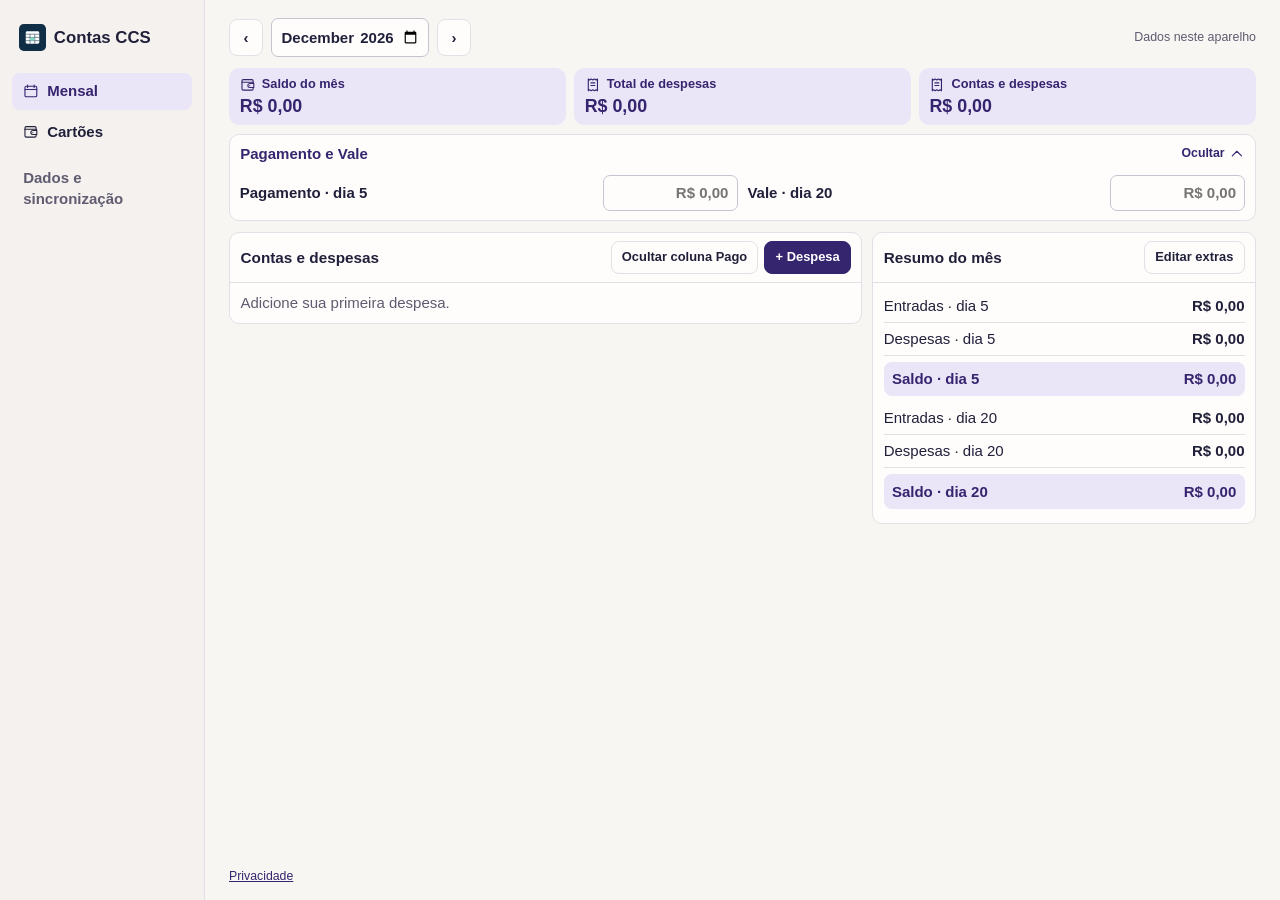
<file: index.html>
<!doctype html>
<html lang="pt-BR">
<head>
<meta charset="utf-8">
<meta name="viewport" content="width=device-width,initial-scale=1">
<meta name="theme-color" content="#f8f6f2">
<title>Contas CCS</title>
<link rel="icon" href="icon.svg" type="image/svg+xml">
<link rel="manifest" href="manifest.webmanifest">
<link rel="stylesheet" href="style.css">
<script type="module" src="app.js"></script>
</head>
<body class="app-shell">
<aside class="sidebar" aria-label="Navegação principal">
  <div class="sidebar-inner">
    <button class="brand" type="button" data-action="tab:monthly"><img src="icon.svg" alt="">Contas CCS</button>
    <nav id="tabs" aria-label="Relatórios"></nav>
    <button id="settings" type="button" class="outline">Dados e sincronização</button>
  </div>
</aside>
<main>
  <div class="toolbar">
    <div class="month-controls">
      <button id="prev" type="button" aria-label="Mês anterior">‹</button>
      <input type="month" id="month" aria-label="Mês do relatório" min="1900-01" max="9998-12">
      <button id="next" type="button" aria-label="Próximo mês">›</button>
    </div>
    <div class="toolbar-status">
      <span id="sync-state" class="sync-state" role="status">Abrindo base local…</span>
      <button id="mobile-conflicts" type="button" data-action="conflicts" hidden>Conflitos</button>
    </div>
  </div>
  <div id="alert" role="status" hidden></div>
  <section id="view" aria-label="Relatório"></section>
</main>
<footer class="app-footer"><a href="privacidade.html">Privacidade</a></footer>
<nav class="mobile-nav" aria-label="Navegação do celular">
  <button id="mobile-monthly" type="button" data-action="tab:monthly">Mensal</button>
  <button id="mobile-cards" type="button" data-action="cards">Cartões</button>
  <button id="mobile-settings" type="button" data-action="settings" aria-label="Dados e sincronização">Dados</button>
</nav>
<dialog id="dialog">
  <header><h2 id="dialog-title"></h2><button id="close-dialog" type="button" aria-label="Fechar">×</button></header>
  <div id="dialog-body"></div>
</dialog>
</body>
</html>
</file>
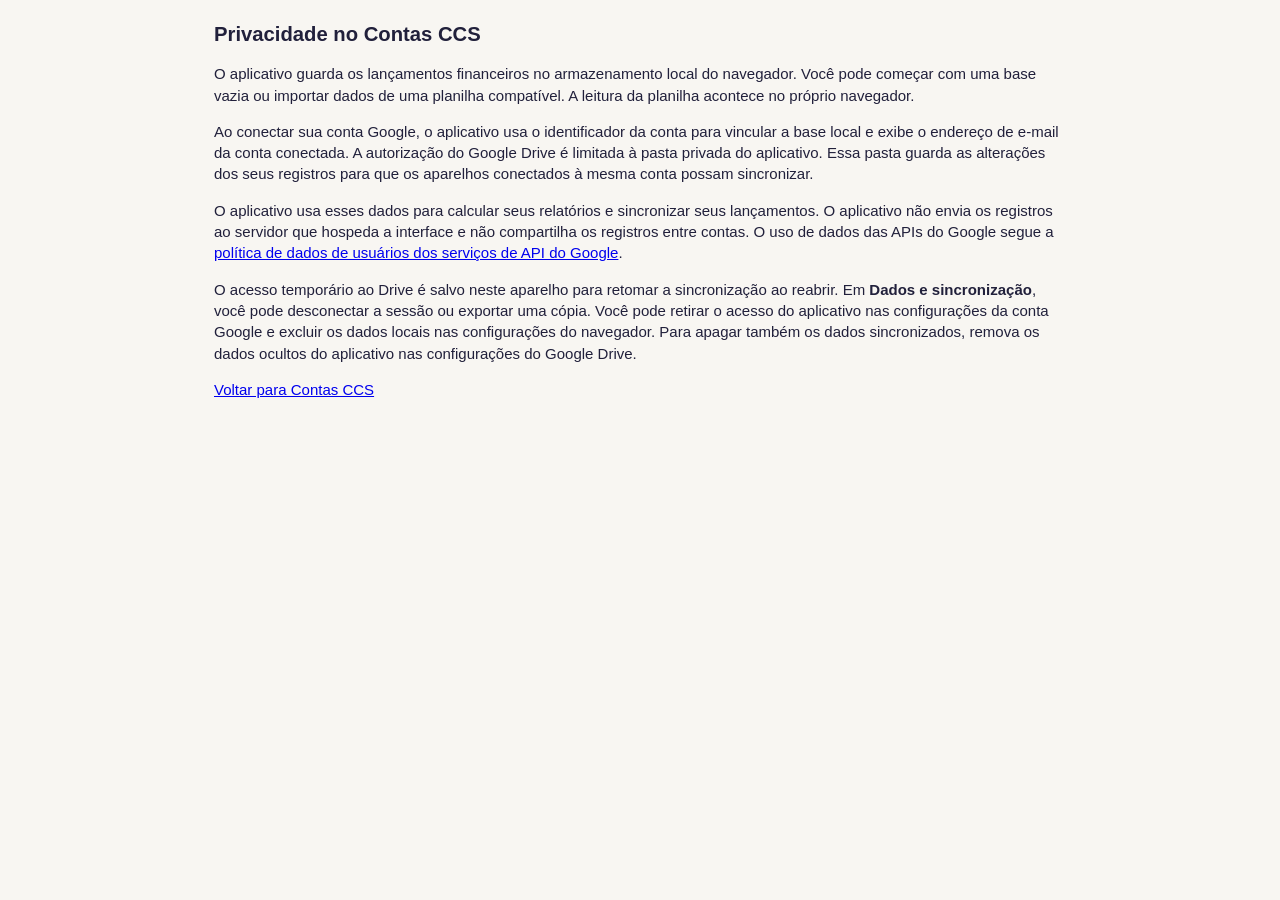
<file: privacidade.html>
<!doctype html>
<html lang="pt-BR"><meta charset="utf-8"><meta name="viewport" content="width=device-width,initial-scale=1">
<title>Privacidade · Contas CCS</title><link rel="stylesheet" href="style.css">
<main>
<h1>Privacidade no Contas CCS</h1>
<p>O aplicativo guarda os lançamentos financeiros no armazenamento local do navegador. Você pode começar com uma base vazia ou importar dados de uma planilha compatível. A leitura da planilha acontece no próprio navegador.</p>
<p>Ao conectar sua conta Google, o aplicativo usa o identificador da conta para vincular a base local e exibe o endereço de e-mail da conta conectada. A autorização do Google Drive é limitada à pasta privada do aplicativo. Essa pasta guarda as alterações dos seus registros para que os aparelhos conectados à mesma conta possam sincronizar.</p>
<p>O aplicativo usa esses dados para calcular seus relatórios e sincronizar seus lançamentos. O aplicativo não envia os registros ao servidor que hospeda a interface e não compartilha os registros entre contas. O uso de dados das APIs do Google segue a <a href="https://developers.google.com/terms/api-services-user-data-policy">política de dados de usuários dos serviços de API do Google</a>.</p>
<p>O acesso temporário ao Drive é salvo neste aparelho para retomar a sincronização ao reabrir. Em <strong>Dados e sincronização</strong>, você pode desconectar a sessão ou exportar uma cópia. Você pode retirar o acesso do aplicativo nas configurações da conta Google e excluir os dados locais nas configurações do navegador. Para apagar também os dados sincronizados, remova os dados ocultos do aplicativo nas configurações do Google Drive.</p>
<p><a href="./">Voltar para Contas CCS</a></p>
</main></html>
</file>
<file: style.css>
*{box-sizing:border-box}
:root{
  font:15px/1.42 'Segoe UI',Roboto,Arial,sans-serif;
  color:#21203b;
  background:#f8f6f2;
  --ink:#21203b;
  --muted:#5f5b70;
  --accent:#35256f;
  --accent-hover:#292055;
  --lavender:#ebe5f8;
  --line:#e4dfe7;
  --surface:#fffdfb;
  --soft:#f5f1f7;
  --danger:#a12741
}
body{margin:0}
.app-shell{
  display:grid;
  grid-template-columns:205px minmax(0,1fr);
  grid-template-rows:1fr auto;
  max-width:1370px;
  min-height:100dvh;
  margin:0 auto
}
main{min-width:0;padding:18px 24px 10px}
body:not(.app-shell) main{max-width:900px;margin:auto}
.sidebar{grid-row:1/3;border-right:1px solid var(--line);background:#f5f1ee}
.sidebar-inner{position:sticky;top:0;max-height:100dvh;overflow:auto;padding:18px 12px}
.brand{display:flex;align-items:center;gap:.5rem;width:100%;padding:.35rem .42rem;margin-bottom:1rem;font-size:1.12rem;font-weight:750;text-align:left}
.brand img{width:27px;height:27px}
.sidebar #tabs{display:grid;gap:.25rem}
.sidebar button{border-color:transparent;background:transparent;color:var(--ink)}
.sidebar button:hover{background:var(--soft)}
.sidebar #tabs button,.sidebar .outline{display:flex;align-items:center;gap:.55rem;text-align:left;min-height:37px;overflow-wrap:anywhere}
.sidebar .outline{width:100%;margin-top:.6rem;color:var(--muted)}
.sidebar #tabs button[aria-current=true]{background:var(--lavender);color:var(--accent)}
.mobile-nav,#mobile-conflicts{display:none}
button,input,select{font:inherit}
button,.button-link{
  cursor:pointer;border:1px solid var(--line);border-radius:8px;background:var(--surface);color:var(--ink);
  padding:.44rem .68rem;font-weight:650
}
button:hover,.button-link:hover{background:var(--soft)}
button:focus-visible,a:focus-visible,input:focus-visible,select:focus-visible,summary:focus-visible{
  outline:2px solid #7756bd;outline-offset:3px
}
button:disabled{cursor:wait;opacity:.62}
.button-link{text-decoration:none}
.primary{background:var(--accent);color:#fff;border-color:var(--accent)}
.primary:hover{background:var(--accent-hover)}
.danger,.negative{color:var(--danger)}
.ui-icon{display:inline-block;width:1.05rem;height:1.05rem;flex:0 0 auto;vertical-align:middle}
.toolbar,.toolbar-status,.month-controls,.section-head,.row-actions,.dialog-actions,.import-actions{
  display:flex;align-items:center;gap:.55rem
}
.toolbar,.section-head{justify-content:space-between}
.toolbar{margin-bottom:.75rem;flex-wrap:wrap}
.toolbar-status{margin-left:auto;min-width:0;flex-wrap:wrap;justify-content:flex-end}
input,select{border:1px solid #c9c2d1;border-radius:7px;background:var(--surface);color:inherit;padding:.45rem .55rem;min-width:0}
.month-controls input{font-weight:650}
.month-controls button{min-width:34px}
.sync-state{font-size:.83rem;color:var(--muted);text-align:right}
#alert{padding:.55rem .7rem;margin-bottom:.7rem;background:var(--lavender);border-radius:8px;white-space:pre-line}
#alert.error{background:#fce7e7;color:#84272a}

.overview{display:grid;gap:.48rem;margin-bottom:.6rem}
.overview-grid{display:grid;grid-template-columns:repeat(2,minmax(0,1fr));gap:.5rem}
.overview-metrics{grid-template-columns:repeat(3,minmax(0,1fr))}
.overview-tile{
  display:grid;align-content:center;gap:.12rem;min-width:0;min-height:57px;
  padding:.46rem .72rem;border-radius:10px;text-align:left
}
.metric-tile{background:var(--lavender);color:var(--accent)}
.metric-tile.negative{color:var(--danger)}
.bill-tile{border:0;background:var(--tone);color:#fff}
.bill-tile:hover{background:var(--tone);filter:brightness(.91)}
.tone-purple{--tone:#6527a2}
.tone-blue{--tone:#085b9c}
.tone-indigo{--tone:#3b3b81}
.tone-green{--tone:#1a6354}
.tone-slate{--tone:#42566c}
.tile-caption,.tile-total{display:flex;align-items:center;gap:.42rem;min-width:0}
.tile-caption{font-size:.85rem;font-weight:650;overflow-wrap:anywhere}
.tile-total{justify-content:space-between}
.overview-tile strong{font-size:1.19rem;font-weight:750;line-height:1.25;font-variant-numeric:tabular-nums;overflow-wrap:anywhere}

.income-panel,.panel{min-width:0;background:var(--surface);border:1px solid var(--line);border-radius:10px}
.income-panel{margin-bottom:.75rem}
.income-panel summary{
  display:flex;align-items:center;justify-content:space-between;gap:.5rem;cursor:pointer;list-style:none;
  padding:.4rem .68rem;min-height:38px;color:var(--accent);font-weight:700
}
.income-panel summary::-webkit-details-marker{display:none}
.income-control{display:inline-flex;align-items:center;gap:.3rem;font-size:.82rem}
.income-control .ui-icon{transform:rotate(90deg)}
.income-panel[open] .income-control .ui-icon{transform:rotate(-90deg)}
.income-panel[open] .show-income,.income-panel:not([open]) .hide-income{display:none}
.incomes,.monthly{display:grid;grid-template-columns:minmax(0,1fr) minmax(0,1fr);gap:.65rem}
.incomes{padding:.1rem .65rem .55rem}
.monthly{grid-template-columns:minmax(0,1.65fr) minmax(0,1fr);align-items:start}
.income{
  display:flex;align-items:center;justify-content:space-between;gap:.4rem;
  font-weight:650;min-width:0
}
.income input{width:min(9rem,50%);text-align:right}
.panel{overflow:hidden}
.panel h2,.panel h3{font-size:1.02rem;margin:0}
.section-head{padding:.52rem .7rem;flex-wrap:wrap;border-bottom:1px solid var(--line)}
.section-head button{font-size:.86rem}
.content{padding:.45rem .7rem .55rem}
.table{border-collapse:collapse;width:100%;font-variant-numeric:tabular-nums}
.expense-table thead{position:absolute;width:1px;height:1px;overflow:hidden;clip-path:inset(50%);white-space:nowrap}
.table th,.table td{padding:.32rem .48rem;border-bottom:1px solid var(--line);text-align:left}
.table th{font-size:.86rem}
.table tr:last-child td{border-bottom:0}
.table .fixed-group th{background:var(--soft);color:var(--accent);padding:.36rem .6rem}
.table .amount{text-align:right;white-space:nowrap;font-weight:700}
.table .action-cell{text-align:right;width:1%}
.expense-day,.minor{color:var(--muted);font-size:.83rem}
.item-label{display:flex;align-items:center;gap:.48rem;min-width:0;overflow-wrap:anywhere}
.expense-icon{display:grid;place-items:center;flex:0 0 auto;width:26px;height:26px;border-radius:7px;background:var(--lavender);color:var(--accent)}
.expense-icon .ui-icon{width:15px;height:15px}
.edit-icon{display:inline-grid;place-items:center;min-width:34px;min-height:32px;padding:0;border-color:transparent;color:var(--accent)}
.expense-actions{display:flex;justify-content:flex-end;gap:.1rem}
.expense-controls{display:flex;flex-wrap:wrap;gap:.4rem}
.table .paid-cell{padding-inline:0;width:1%;text-align:center}
.paid-check{display:grid;place-items:center;width:40px;min-height:40px;cursor:pointer}
.paid-check input{width:17px;height:17px;margin:0;accent-color:var(--accent);cursor:pointer}
.paid-expense .item-label>span:last-child,.table .paid-expense .amount{text-decoration:line-through;color:var(--muted)}
.delete-icon{color:var(--danger)}
.delete-confirm{background:#a12741;border-color:#a12741;color:white}
.delete-confirm:hover{background:#801e34}
.row-actions,.dialog-actions{justify-content:flex-end;flex-wrap:wrap}
.summary-line{display:flex;align-items:center;justify-content:space-between;gap:.5rem;padding:.36rem 0;border-bottom:1px solid var(--line)}
.summary-line strong{font-variant-numeric:tabular-nums;white-space:nowrap}
.total{background:var(--lavender);color:var(--accent);border:0;font-weight:750;border-radius:8px;padding:.45rem .55rem;margin:.38rem 0}
.total.negative{color:var(--danger)}
.hint,.empty,small{color:var(--muted)}
.empty{padding:.62rem .7rem;margin:0}
.card-groups{display:grid;gap:.55rem;margin-top:.6rem}
.card-top{display:flex;justify-content:space-between;align-items:center;flex-wrap:wrap;gap:.45rem}
h1{font-size:1.35rem;margin:.1rem 0;overflow-wrap:anywhere}

dialog{width:min(94vw,580px);max-height:88dvh;border:1px solid var(--line);border-radius:12px;padding:0;color:inherit;background:var(--surface);box-shadow:0 15px 55px #271f4940}
dialog::backdrop{background:#22193680}
dialog header{display:flex;align-items:center;justify-content:space-between;background:var(--lavender);padding:.55rem .8rem}
dialog h2{font-size:1.1rem;margin:0}
#dialog-body{padding:.8rem}
form{display:grid;gap:.55rem}
form label{display:grid;gap:.2rem;font-weight:600}
fieldset{border:1px solid var(--line);padding:.55rem;border-radius:8px;min-width:0}
fieldset label+label{margin-top:.4rem}
.dialog-actions{margin-top:.4rem}
.form-error,#modal-status.error{color:var(--danger)}
.form-error{margin:0}
.app-footer{padding:.5rem 24px 1rem;font-size:.82rem}
.app-footer a{color:var(--accent)}
.setting-group+.setting-group{border-top:1px solid var(--line);margin-top:.8rem;padding-top:.7rem}
.setting-group h3{font-size:1rem;margin:0 0 .35rem}
.setting-group p{margin:.42rem 0}
.import-actions{flex-wrap:wrap}
[hidden]{display:none!important}

@media(max-width:900px){
  .app-shell{grid-template-columns:166px minmax(0,1fr)}
  main{padding-inline:15px}
  .monthly{grid-template-columns:minmax(0,1.35fr) minmax(0,1fr)}
}
@media(max-width:720px){
  :root{font:14px/1.38 Roboto,'Segoe UI',Arial,sans-serif}
  .app-shell{display:block;padding-bottom:calc(54px + env(safe-area-inset-bottom))}
  .sidebar{border:0;border-bottom:1px solid var(--line)}
  .sidebar-inner{position:static;padding:.32rem .6rem}
  .brand{width:auto;margin:0;font-size:1.14rem}
  .sidebar #tabs,.sidebar #settings{display:none}
  main{padding:.57rem .65rem .35rem}
  .toolbar{margin-bottom:.52rem;gap:.4rem}
  .toolbar-status{gap:.28rem}
  #mobile-conflicts:not([hidden]){display:block}
  .month-controls{gap:.3rem}
  .month-controls button{min-width:31px;min-height:36px;padding:.25rem}
  .month-controls input{padding:.28rem .32rem;max-width:10.6rem;min-height:36px}
  .overview{gap:.34rem;margin-bottom:.48rem}
  .overview-grid{gap:.34rem}
  .overview-metrics{grid-template-columns:repeat(2,minmax(0,1fr))}
  .overview-metrics .metric-tile:last-child{
    grid-column:1/-1;grid-template-columns:minmax(0,1fr) auto;align-items:center;min-height:34px
  }
  .overview-tile{min-height:51px;padding:.31rem .5rem;border-radius:8px}
  .tile-caption{font-size:.8rem;gap:.25rem}
  .tile-caption .ui-icon,.tile-total .ui-icon{width:.9rem;height:.9rem}
  .overview-tile strong{font-size:1.08rem}
  .income-panel{margin-bottom:.55rem}
  .income-panel summary{min-height:40px}
  .incomes,.monthly{grid-template-columns:minmax(0,1fr);gap:.48rem}
  .income input{min-height:38px}
  .section-head{padding:.33rem .48rem}
  .section-head button{min-height:36px}
  .table th,.table td{padding:.15rem .28rem}
  .table .minor{display:none}
  .expense-icon{width:23px;height:23px}
  .expense-icon .ui-icon{width:14px;height:14px}
  .item-label{gap:.3rem}
  .edit-icon{min-height:40px;min-width:38px}
  .app-footer{padding:.42rem .65rem}
  .mobile-nav{
    position:fixed;z-index:1;bottom:0;inset-inline:0;display:grid;grid-template-columns:repeat(3,minmax(0,1fr));
    gap:.25rem;padding:.23rem .45rem calc(.23rem + env(safe-area-inset-bottom));
    background:var(--surface);border-top:1px solid var(--line)
  }
  .mobile-nav button{
    display:grid;place-items:center;align-content:center;gap:.12rem;min-height:43px;
    font-size:.78rem;padding:.15rem;border:0;background:transparent
  }
  .mobile-nav button[aria-current=true]{color:var(--accent);background:var(--lavender)}
  .mobile-nav .ui-icon{width:17px;height:17px}
  #dialog-body button,#dialog-body .button-link{min-height:38px}
}
@media(prefers-reduced-motion:no-preference){
  button,.button-link{transition:background-color .12s ease}
}
</file>
